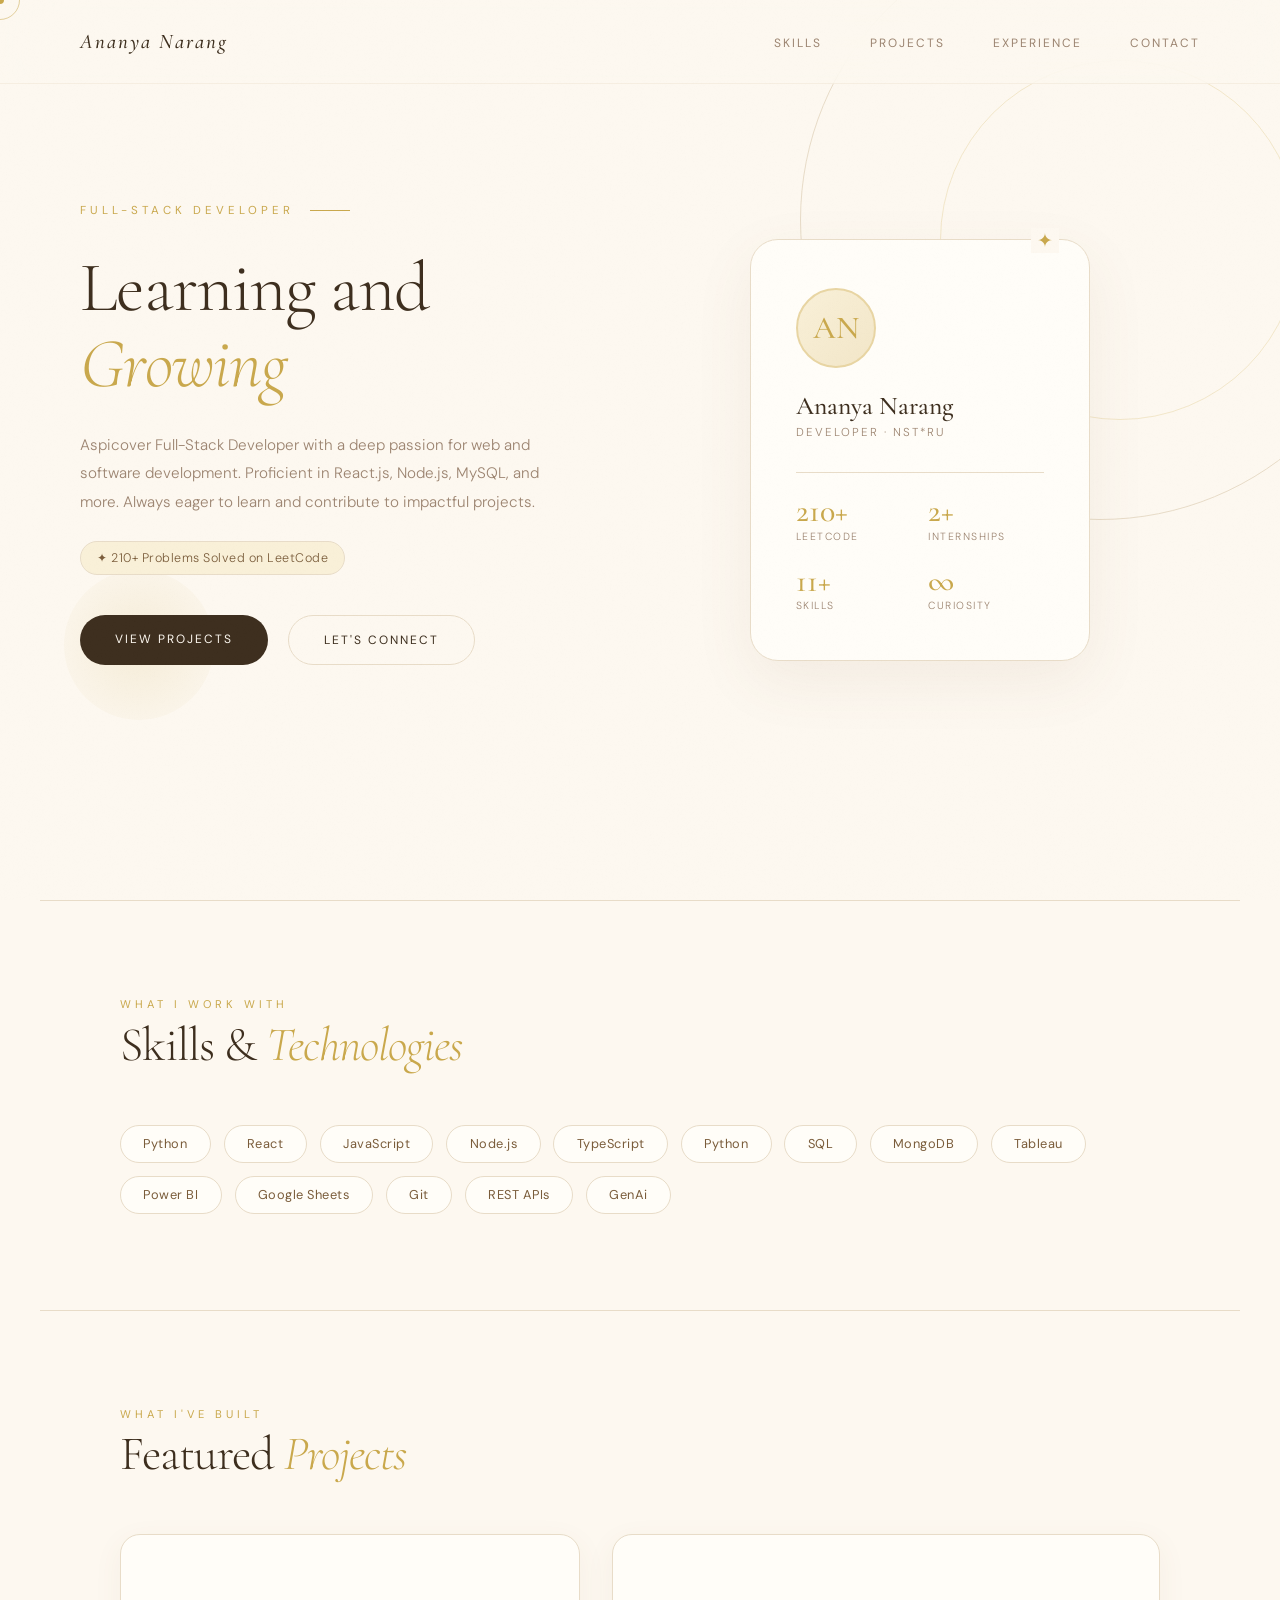
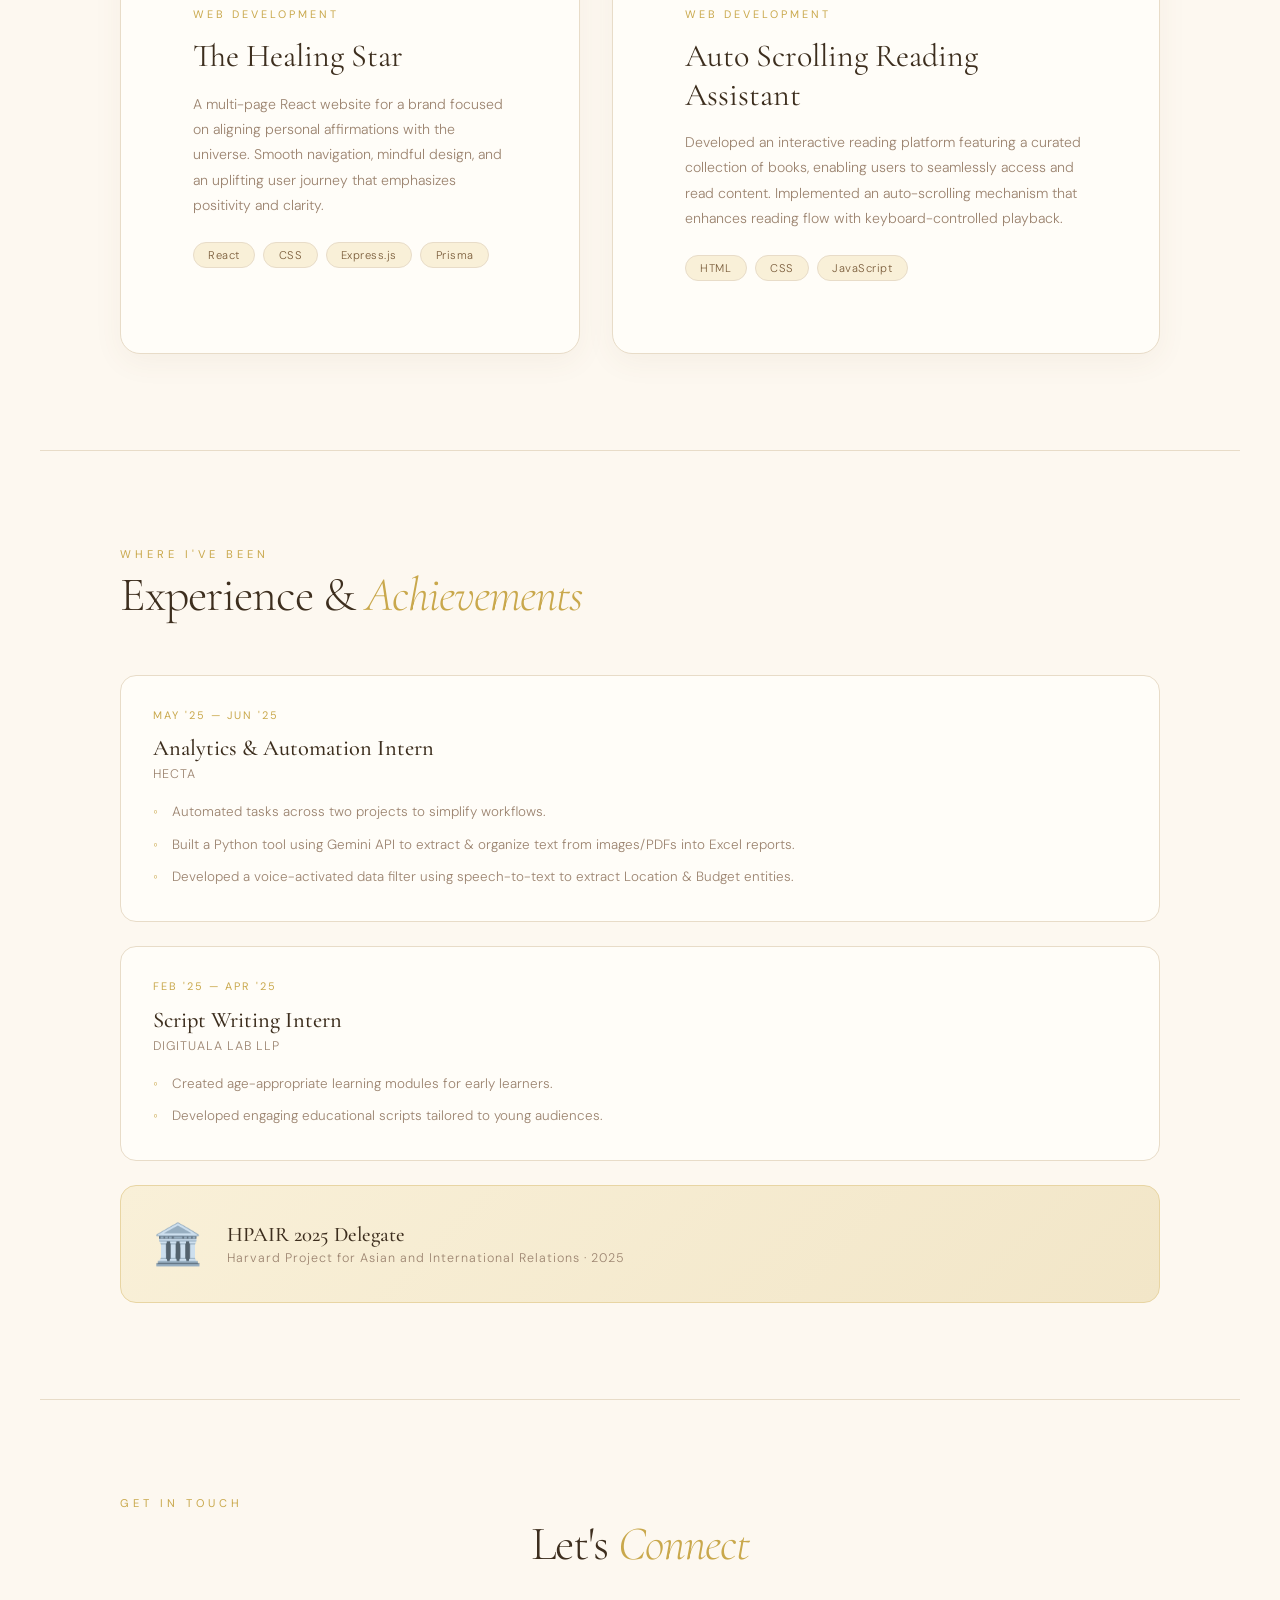
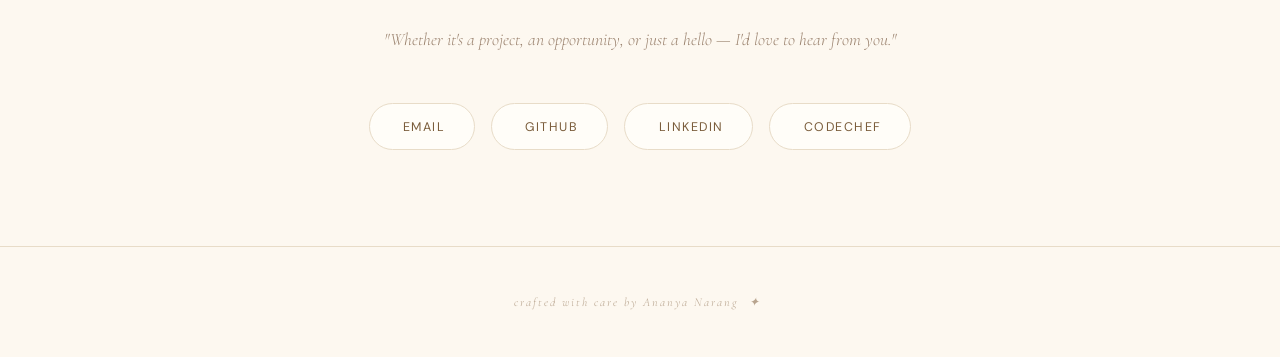
<file: index.html>
<!DOCTYPE html>
<html lang="en">

<head>
    <meta charset="UTF-8">
    <meta name="viewport" content="width=device-width, initial-scale=1.0">
    <title>Ananya Narang Portfolio</title>
    <link
        href="https://fonts.googleapis.com/css2?family=Cormorant+Garamond:ital,wght@0,300;0,400;0,500;0,600;1,300;1,400;1,500&family=DM+Sans:wght@300;400;500&display=swap"
        rel="stylesheet" />
    <link href="index.css" rel="stylesheet" />

</head>

<body>

    <div class="dotCursor" id="dot"></div>
    <div class="coverCursor" id="cover"></div>
    <nav>
        <a href="#hero" class="nav">Ananya Narang</a>
        <ul class="navLinks">
            <li><a href="#skills">Skills</a></li>
            <li><a href="#projects">Projects</a></li>
            <li><a href="#experience">Experience</a></li>
            <li><a href="#contact">Contact</a></li>
        </ul>
    </nav>
    <section id="hero">
        <div class="fancyCircle fancy1"></div>
        <div class="fancyCircle fancy2"></div>
        <div class="fancyCircle fancy3"></div>

        <div class="heroLeft">
            <div class="heroMid">Full-Stack Developer</div>
            <h1>Learning and <em>Growing</em></h1>
            <p class="bio">
                Aspicover Full-Stack Developer with a deep passion for web and software development. Proficient in
                React.js, Node.js, MySQL, and more. Always eager to learn and contribute to impactful projects.
            </p>
            <div class="lc">✦ 210+ Problems Solved on LeetCode</div>
            <div class="other">
                <a href="#projects" class="btnText">View Projects</a>
                <a href="#contact" class="btnOutline">Let's Connect</a>
            </div>
        </div>

        <div class="hero-right">
            <div class="hero-card">
                <div class="card-avatar">AN</div>
                <div class="card-name">Ananya Narang</div>
                <div class="card-role">Developer · NST*RU</div>
                <div class="card-stats">
                    <div>
                        <div class="num">210+</div>
                        <div class="platform">LeetCode</div>
                    </div>
                    <div>
                        <div class="num">2+</div>
                        <div class="platform">Internships</div>
                    </div>
                    <div>
                        <div class="num">11+</div>
                        <div class="platform">Skills</div>
                    </div>
                    <div>
                        <div class="num">∞</div>
                        <div class="platform">Curiosity</div>
                    </div>
                </div>
            </div>
        </div>
    </section>

    <div class="divider"></div>
    <section id="skills">
        <div class="reveal">
            <div class="section-label">What I work with</div>
            <div class="section-title">Skills &amp; <em>Technologies</em></div>
            <div class="skills-wrap">
                <span class="skill">Python</span>
                <span class="skill">React</span>
                <span class="skill">JavaScript</span>
                <span class="skill">Node.js</span>
                <span class="skill">TypeScript</span>
                <span class="skill">Python</span>
                <span class="skill">SQL</span>
                <span class="skill">MongoDB</span>
                <span class="skill">Tableau</span>
                <span class="skill">Power BI</span>
                <span class="skill">Google Sheets</span>
                <span class="skill">Git</span>
                <span class="skill">REST APIs</span>
                <span class="skill">GenAi</span>
            </div>
        </div>
    </section>

    <div class="divider"></div>

<section id="projects">
  <div class="reveal">
    <div class="section-label">What I've built</div>
    <div class="section-title">Featured <em>Projects</em></div>

    <div class="projects-grid">

      <!-- Project 1 -->
      <a href="https://the-healing-star.vercel.app/" style="text-decoration: none;"><div class="project-feature">


        <div class="project-info">
          <div class="project-tag">Web Development</div>
          <div class="project-name">The Healing Star</div>
          <p class="project-desc">
            A multi-page React website for a brand focused on aligning personal affirmations with the universe. Smooth navigation, mindful design, and an uplifting user journey that emphasizes positivity and clarity.
          </p>

          <div class="project-stack">
            <span class="stack-pill">React</span>
            <span class="stack-pill">CSS</span>
            <span class="stack-pill">Express.js</span>
            <span class="stack-pill">Prisma</span>
          </div>
        </div>
      </div></a>

      <!-- Project 2 -->
      <a href="https://heheananya.github.io/Auto-Scrolling-Reading-Assistant/" style="text-decoration: none;"><div class="project-feature">


        <div class="project-info">
          <div class="project-tag">Web Development</div>
          <div class="project-name">Auto Scrolling Reading Assistant</div>
          <p class="project-desc">
            Developed an interactive reading platform featuring a curated collection of books, enabling users to seamlessly access and read content. Implemented an auto-scrolling mechanism that enhances reading flow with keyboard-controlled playback.
          </p>

          <div class="project-stack">
            <span class="stack-pill">HTML</span>
            <span class="stack-pill">CSS</span>
            <span class="stack-pill">JavaScript</span>
          </div>
        </div>
      </div></a>

    </div>
  </div>
</section>
    <div class="divider"></div>

    <section id="experience">
        <div class="reveal">
            <div class="section-label">Where I've been</div>
            <div class="section-title">Experience &amp; <em>Achievements</em></div>

            <div class="exp-grid">
                <a href="./assets/Internship Certificate Hecta - Ananya Narang.pdf"
                        style="color: black; text-decoration: none;"><div class="exp-card">
                    <div class="expTenure">May '25 — Jun '25</div>
                    <div class="expRole">Analytics & Automation Intern</div>
                    
                        <div class="expCompany">Hecta</div>
                    <ul class="expWork">
                        <li>Automated tasks across two projects to simplify workflows.</li>
                        <li>Built a Python tool using Gemini API to extract & organize text from images/PDFs into Excel
                            reports.</li>
                        <li>Developed a voice-activated data filter using speech-to-text to extract Location & Budget
                            entities.</li>
                    </ul>

                </div></a>

                <a href="./assets/Internship Certificate- Ananya Narang.pdf"
                        style="color: black; text-decoration: none;"><div class="exp-card">
                    <div class="expTenure">Feb '25 — Apr '25</div>
                    <div class="expRole">Script Writing Intern</div>
                    
                        <div class="expCompany">Digituala Lab LLP</div>
                    
                    <ul class="expWork">
                        <li>Created age-appropriate learning modules for early learners.</li>
                        <li>Developed engaging educational scripts tailored to young audiences.</li>
                    </ul>
                </div></a>
            </div>

            <div class="achievement">
                <div class="achievement-icon">🏛️</div>
                <a href="./assets/Hpair.pdf" style="color: black; text-decoration: none;">
                    <div>
                        <div class="achievement-title">HPAIR 2025 Delegate</div>
                        <div class="achievement-sub">Harvard Project for Asian and International Relations · 2025</div>
                    </div>
                </a>
            </div>
        </div>
    </section>

    <div class="divider"></div>
    <section id="contact">
        <div class="reveal">
            <div class="section-label">Get in touch</div>
            <div class="section-title" style="text-align:center;">Let's <em>Connect</em></div>
            <div class="contact-wrapper">
                <p class="contact-intro">
                    "Whether it's a project, an opportunity, or just a hello — I'd love to hear from you."
                </p>
                <div class="contact-links">
                    <a href="mailto:ananyanarang1411@gmail.com" class="contact-btn">&nbsp;Email</a>
                    <a href="https://github.com/HeheAnanya" target="_blank" class="contact-btn"> &nbsp;GitHub</a>
                    <a href="https://www.linkedin.com/in/ananya-narang-776128246" target="_blank"
                        class="contact-btn">&nbsp;LinkedIn</a>
                    <a href="https://www.codechef.com/users/a_n_a_n_y_a" target="_blank"
                        class="contact-btn">&nbsp;CodeChef</a>
                </div>
            </div>
        </div>
    </section>

    <footer>
        crafted with care by Ananya Narang &nbsp;✦&nbsp;
    </footer>



    <script src="index.js"></script>


</body>

</html>
</file>
<file: index.css>
/* :root {
    --cream: #fdf8f0;
    --butter: #f9f0d8;
    --warm: #f2e6c8;
    --gold: #c9a84c;
    --gold-light: #e8d5a3;
    --brown: #7a5c3a;
    --text: #3d2e1e;
    --muted: #9c8470;
    --soft: #b8a48e;
    --white: #fffdf8;
    --border: #e8dcc8;
} */

* {

    margin: 0;
    padding: 0;
    box-sizing: border-box;
    scroll-behavior: smooth;

}

body {
    background-color: #fdf8f0;
    color: #3d2e1e;
    font-family: 'DM Sans', sans-serif;
    font-weight: 300;
    overflow-x: hidden;
    /* cursor: none; */
}

.dotCursor {
    width: 8px;
    height: 8px;
    background: #c9a84c;
    border-radius: 50%;
    position: fixed;
    pointer-events: none;
    z-index: 9999;
    transform: translate(-50%, -50%);
    transition: transform 0.05s linear;
}

.coverCursor {
    width: 40px;
    height: 40px;
    border: 1px solid #c9a84c;
    border-radius: 50%;
    position: fixed;
    pointer-events: none;
    z-index: 9998;
    transform: translate(-50%, -50%);
    transition: transform 0.15s ease-out;
    opacity: 0.5;
}

body::before {
    content: '';
    position: fixed;
    inset: 0;
    background-image: url("data:image/svg+xml,%3Csvg xmlns='http://www.w3.org/2000/svg' width='400' height='400'%3E%3Cfilter id='grain'%3E%3CfeTurbulence type='fractalNoise' baseFrequency='0.75' numOctaves='4' stitchTiles='stitch'/%3E%3CfeColorMatrix type='saturate' values='0'/%3E%3C/filter%3E%3Crect width='400' height='400' filter='url(%23grain)' opacity='0.03'/%3E%3C/svg%3E");
    pointer-events: none;
    z-index: 1000;
    opacity: 0.5;
}

.projects-grid {
    display: flex;
    flex-direction: row;
    gap: 2rem;
    
}
nav {
    position: fixed;
    top: 0;
    left: 0;
    right: 0;
    z-index: 100;
    display: flex;
    justify-content: space-between;
    align-items: center;
    padding: 1.8rem 5rem;
    backdrop-filter: blur(25px);
    background: rgba(253, 248, 240, 0.7);
    border-bottom: 1px solid rgba(200, 180, 140, 0.15);
}

.nav {
    font-family: 'Cormorant Garamond', serif;
    font-size: 1.3rem;
    font-weight: 500;
    color: #3d2e1e;
    text-decoration: none;
    letter-spacing: 2px;
    font-style: italic;
}

.navLinks {
    display: flex;
    gap: 3rem;
    list-style: none;
}

.navLinks a {
    font-size: 0.75rem;
    color: #9c8470;
    text-decoration: none;
    letter-spacing: 2px;
    text-transform: uppercase;
    font-weight: 400;
    transition: color 0.3s;
}

.navLinks a:hover {
    color: #c9a84c;
}

/* ── HERO ── */
#hero {
    padding-top: 0;
    min-height: 100vh;
    display: grid;
    grid-template-columns: 1fr 1fr;
    align-items: center;
    max-width: 100%;
    padding-left: 5rem;
    padding-right: 5rem;
    position: relative;
    overflow: hidden;
}

.fancyCircle {
    position: absolute;
    border-radius: 50%;
    pointer-events: none;
}

.fancy1 {
    width: 600px;
    height: 600px;
    border: 1px solid #e8dcc8;
    top: -80px;
    right: -120px;
}

.fancy2 {
    width: 360px;
    height: 360px;
    border: 1px solid #e8d5a3;
    top: 60px;
    right: -20px;
    opacity: 0.5;
}

.fancy3 {
    width: 150px;
    height: 150px;
    background: radial-gradient(circle, rgba(201, 168, 76, 0.15), transparent);
    bottom: 20%;
    left: 5%;
}

.heroLeft {
    z-index: 1;
    padding-top: 8rem;
    padding-bottom: 4rem;
}

.heroMid {
    font-size: 0.72rem;
    letter-spacing: 4px;
    text-transform: uppercase;
    color: #c9a84c;
    margin-bottom: 2rem;
    display: flex;
    align-items: center;
    gap: 1rem;
    font-weight: 400;
    opacity: 0;
    animation: fadeSlideUp 0.8s ease 0.1s forwards;
}

.heroMid::after {
    content: '';
    width: 40px;
    height: 1px;
    background: #c9a84c;
}

h1 {
    font-family: 'Cormorant Garamond', serif;
    font-size: clamp(3rem, 5.5vw, 5rem);
    font-weight: 300;
    line-height: 1.08;
    color: #3d2e1e;
    letter-spacing: -1px;
    margin-bottom: 1.8rem;
    opacity: 0;
    animation: fadeSlideUp 0.8s ease 0.2s forwards;
}

h1 em {
    font-style: italic;
    color: #c9a84c;
}

.bio {
    font-size: 0.95rem;
    line-height: 1.9;
    color: #9c8470;
    max-width: 480px;
    margin-bottom: 1.5rem;
    font-weight: 300;
    opacity: 0;
    animation: fadeSlideUp 0.8s ease 0.3s forwards;
}

.lc {
    display: inline-flex;
    align-items: center;
    gap: 0.5rem;
    font-size: 0.78rem;
    color: #7a5c3a;
    background: #f9f0d8;
    border: 1px solid #e8dcc8;
    padding: 0.5rem 1rem;
    border-radius: 100px;
    margin-bottom: 2.5rem;
    letter-spacing: 0.5px;
    opacity: 0;
    animation: fadeSlideUp 0.8s ease 0.35s forwards;
}

.other {
    display: flex;
    gap: 1.2rem;
    flex-wrap: wrap;
    opacity: 0;
    animation: fadeSlideUp 0.8s ease 0.4s forwards;
}

.btnText {
    font-size: 0.75rem;
    letter-spacing: 2px;
    text-transform: uppercase;
    padding: 1rem 2.2rem;
    background: #3d2e1e;
    color: #fdf8f0;
    border: none;
    cursor: none;
    text-decoration: none;
    font-weight: 400;
    border-radius: 100px;
    transition: all 0.3s;
    font-family: 'DM Sans', sans-serif;
}

.btnText:hover {
    background: #c9a84c;
    transform: translateY(-2px);
    box-shadow: 0 8px 24px rgba(201, 168, 76, 0.3);
}

.btnOutline {
    font-size: 0.75rem;
    letter-spacing: 2px;
    text-transform: uppercase;
    padding: 1rem 2.2rem;
    background: transparent;
    color: #3d2e1e;
    border: 1px solid #e8dcc8;
    cursor: none;
    text-decoration: none;
    font-weight: 400;
    border-radius: 100px;
    transition: all 0.3s;
    font-family: 'DM Sans', sans-serif;
}

.btnOutline:hover {
    border-color: #c9a84c;
    color: #c9a84c;
    transform: translateY(-2px);
}

/* ── HERO RIGHT / CARD ── */
.hero-right {
    display: flex;
    justify-content: center;
    align-items: center;
    z-index: 1;
    opacity: 0;
    animation: fadeSlideUp 0.8s ease 0.5s forwards;
    padding-top: 6rem;
}

.hero-card {
    background: #fffdf8;
    border: 1px solid #e8dcc8;
    border-radius: 28px;
    padding: 3rem 2.8rem;
    width: 340px;
    box-shadow: 0 20px 60px rgba(122, 92, 58, 0.08);
    position: relative;
}

.hero-card::before {
    content: '✦';
    position: absolute;
    top: -12px;
    right: 30px;
    font-size: 1.2rem;
    color: #c9a84c;
    background: #fdf8f0;
    padding: 0 6px;
}

.card-avatar {
    width: 80px;
    height: 80px;
    background: linear-gradient(135deg, #f9f0d8, #f2e6c8);
    border-radius: 50%;
    display: flex;
    align-items: center;
    justify-content: center;
    font-family: 'Cormorant Garamond', serif;
    font-size: 2rem;
    font-weight: 500;
    color: #c9a84c;
    margin-bottom: 1.4rem;
    border: 2px solid #e8d5a3;
}

.card-name {
    font-family: 'Cormorant Garamond', serif;
    font-size: 1.6rem;
    font-weight: 500;
    color: #3d2e1e;
    margin-bottom: 0.25rem;
}

.card-role {
    font-size: 0.72rem;
    color: #9c8470;
    letter-spacing: 2px;
    text-transform: uppercase;
    margin-bottom: 2rem;
}

/* 2×2 stats grid — numbers large + gold, labels small + muted */
.card-stats {
    display: grid;
    grid-template-columns: 1fr 1fr;
    gap: 1.4rem 1rem;
    padding-top: 1.4rem;
    border-top: 1px solid #e8dcc8;
}

.num {
    font-family: 'Cormorant Garamond', serif;
    font-size: 2rem;
    font-weight: 500;
    color: #c9a84c;
    line-height: 1;
    margin-bottom: 0.15rem;
}

.platform {
    font-size: 0.65rem;
    color: #9c8470;
    letter-spacing: 1.5px;
    text-transform: uppercase;
}

/* ── SECTIONS ── */
section {
    padding: 6rem 5rem;
    max-width: 1200px;
    margin: 0 auto;
}

.section-label {
    font-size: 0.7rem;
    letter-spacing: 4px;
    text-transform: uppercase;
    color: #c9a84c;
    margin-bottom: 0.6rem;
    font-weight: 400;
}

.section-title {
    font-family: 'Cormorant Garamond', serif;
    font-size: 3rem;
    font-weight: 300;
    color: #3d2e1e;
    letter-spacing: -1px;
    margin-bottom: 3.5rem;
    line-height: 1;
}

.section-title em {
    font-style: italic;
    color: #c9a84c;
}

.skills-wrap {
    display: flex;
    flex-wrap: wrap;
    gap: 0.8rem;
}

.skill {
    font-size: 0.8rem;
    padding: 0.6rem 1.4rem;
    background: #fffdf8;
    border: 1px solid #e8dcc8;
    color: #7a5c3a;
    border-radius: 100px;
    letter-spacing: 0.5px;
    font-weight: 400;
    transition: all 0.3s;
    cursor: default;
}

.skill:hover {
    background: #f9f0d8;
    border-color: #c9a84c;
    color: #c9a84c;
    transform: translateY(-2px);
    box-shadow: 0 6px 16px rgba(201, 168, 76, 0.15);
}

/* ── PROJECTS ── */
.project-feature {
    display: flex;
    flex-direction: column;  
    flex: 1;
    height: 100%;
    justify-content: space-between;
    background: #fffdf8;
    border: 1px solid #e8dcc8;
    border-radius: 20px;
    padding: 2rem;
    transition: all 0.4s ease;
    box-shadow: 0 8px 30px rgba(122, 92, 58, 0.06);
}
.project-feature:hover {
    box-shadow: 0 20px 50px rgba(122, 92, 58, 0.1);
    transform: translateY(-4px);
}
.project-info {
    padding: 2.5rem;
}

.project-tag {
    font-size: 0.68rem;
    letter-spacing: 3px;
    text-transform: uppercase;
    color: #c9a84c;
    margin-bottom: 1rem;
    font-weight: 400;
}

.project-name {
    font-family: 'Cormorant Garamond', serif;
    font-size: 2rem;
    font-weight: 400;
    color: #3d2e1e;
    margin-bottom: 1rem;
    line-height: 1.2;
}

.project-desc {
    font-size: 0.88rem;
    line-height: 1.8;
    color: #9c8470;
    margin-bottom: 1.5rem;
}

.project-stack {
    display: flex;
    flex-wrap: wrap;
    gap: 0.5rem;
}

.stack-pill {
    font-size: 0.7rem;
    padding: 0.3rem 0.9rem;
    background: #f9f0d8;
    border: 1px solid #e8dcc8;
    color: #7a5c3a;
    border-radius: 100px;
    letter-spacing: 0.5px;
}

/* ── EXPERIENCE ── */
.exp-grid {
    display: grid;
    grid-template-columns: auto;
    flex-direction: row;
    align-items: stretch;
    gap: 1.5rem;
}

.exp-card {
    background: #fffdf8;
    border: 1px solid #e8dcc8;
    border-radius: 16px;
    padding: 2rem;
    transition: all 0.3s;
    position: relative;
    overflow: hidden;
}

.exp-card::before {
    content: '';
    position: absolute;
    top: 0;
    left: 0;
    right: 0;
    height: 3px;
    background: linear-gradient(90deg, #e8d5a3, #c9a84c);
    transform: scaleX(0);
    transform-origin: left;
    transition: transform 0.3s;
}

.exp-card:hover::before {
    transform: scaleX(1);
}

.exp-card:hover {
    box-shadow: 0 12px 32px rgba(122, 92, 58, 0.08);
    transform: translateY(-2px);
}

.expTenure {
    font-size: 0.68rem;
    letter-spacing: 2px;
    color: #c9a84c;
    text-transform: uppercase;
    margin-bottom: 0.8rem;
    font-weight: 400;
}

.expRole {
    font-family: 'Cormorant Garamond', serif;
    font-size: 1.4rem;
    font-weight: 500;
    color: #3d2e1e;
    margin-bottom: 0.3rem;
}

.expCompany {
    font-size: 0.78rem;
    color: #9c8470;
    letter-spacing: 1px;
    margin-bottom: 1.2rem;
    text-transform: uppercase;
}

.expWork {
    list-style: none;
    display: flex;
    flex-direction: column;
    gap: 0.6rem;
}

.expWork li {
    font-size: 0.84rem;
    line-height: 1.7;
    color: #9c8470;
    padding-left: 1.2rem;
    position: relative;
}

.expWork li::before {
    content: '◦';
    position: absolute;
    left: 0;
    color: #c9a84c;
}

.achievement {
    margin-top: 1.5rem;
    background: linear-gradient(135deg, #f9f0d8, #f2e6c8);
    border: 1px solid #e8d5a3;
    border-radius: 16px;
    padding: 2rem;
    display: flex;
    align-items: center;
    gap: 1.5rem;
}

.achievement-icon {
    font-size: 2.5rem;
    flex-shrink: 0;
}

.achievement-title {
    font-family: 'Cormorant Garamond', serif;
    font-size: 1.3rem;
    font-weight: 500;
    color: #3d2e1e;
    margin-bottom: 0.2rem;
}

.achievement-sub {
    font-size: 0.78rem;
    color: #9c8470;
    letter-spacing: 1px;
}

/* ── CONTACT ── */
.contact-wrapper {
    text-align: center;
    max-width: 600px;
    margin: 0 auto;
}

.contact-intro {
    font-family: 'Cormorant Garamond', serif;
    font-size: 1.1rem;
    font-style: italic;
    color: #9c8470;
    margin-bottom: 3rem;
    line-height: 1.8;
}

.contact-links {
    display: flex;
    justify-content: center;
    flex-wrap: wrap;
    gap: 1rem;
}

.contact-btn {
    display: flex;
    align-items: center;
    gap: 0.7rem;
    font-size: 0.78rem;
    letter-spacing: 1.5px;
    text-transform: uppercase;
    padding: 0.9rem 1.8rem;
    background: #fffdf8;
    border: 1px solid #e8dcc8;
    color: #7a5c3a;
    border-radius: 100px;
    text-decoration: none;
    transition: all 0.3s;
    font-weight: 400;
}

.contact-btn:hover {
    background: #f9f0d8;
    border-color: #c9a84c;
    color: #c9a84c;
    transform: translateY(-2px);
    box-shadow: 0 8px 20px rgba(201, 168, 76, 0.15);
}

/* ── FOOTER ── */
footer {
    text-align: center;
    padding: 3rem 5rem;
    border-top: 1px solid #e8dcc8;
    font-size: 0.75rem;
    color: #b8a48e;
    letter-spacing: 2px;
    font-family: 'Cormorant Garamond', serif;
    font-style: italic;
}

/* ── REVEAL ANIMATION ── */
.reveal {
    opacity: 0;
    transform: translateY(24px);
    transition: opacity 0.7s ease, transform 0.7s ease;
}

.reveal.visible {
    opacity: 1;
    transform: none;
}

@keyframes fadeSlideUp {
    from {
        opacity: 0;
        transform: translateY(20px);
    }
    to {
        opacity: 1;
        transform: translateY(0);
    }
}

@keyframes float {
    0%, 100% { transform: translateY(0); }
    50% { transform: translateY(-10px); }
}

.hero-card {
    animation: float 5s ease-in-out infinite;
}

/* ── DIVIDER ── */
.divider {
    height: 1px;
    background: #e8dcc8;
    max-width: 1200px;
    margin: 0 auto;
}
@media (max-width: 900px) {
    nav {
        padding: 1.2rem 2rem;
    }

    .navLinks {
        gap: 1.5rem;
    }

    #hero {
        grid-template-columns: 1fr;
        padding: 7rem 2rem 3rem;
        min-height: auto;
    }

    .heroLeft {
        padding-top: 2rem;
    }

    .hero-right {
        display: none;
    }

    section {
        padding: 4rem 2rem;
    }

    .exp-grid {
        grid-template-columns: 1fr;
    }

    .projects-grid {
        flex-direction: column;
    }
}
</file>
